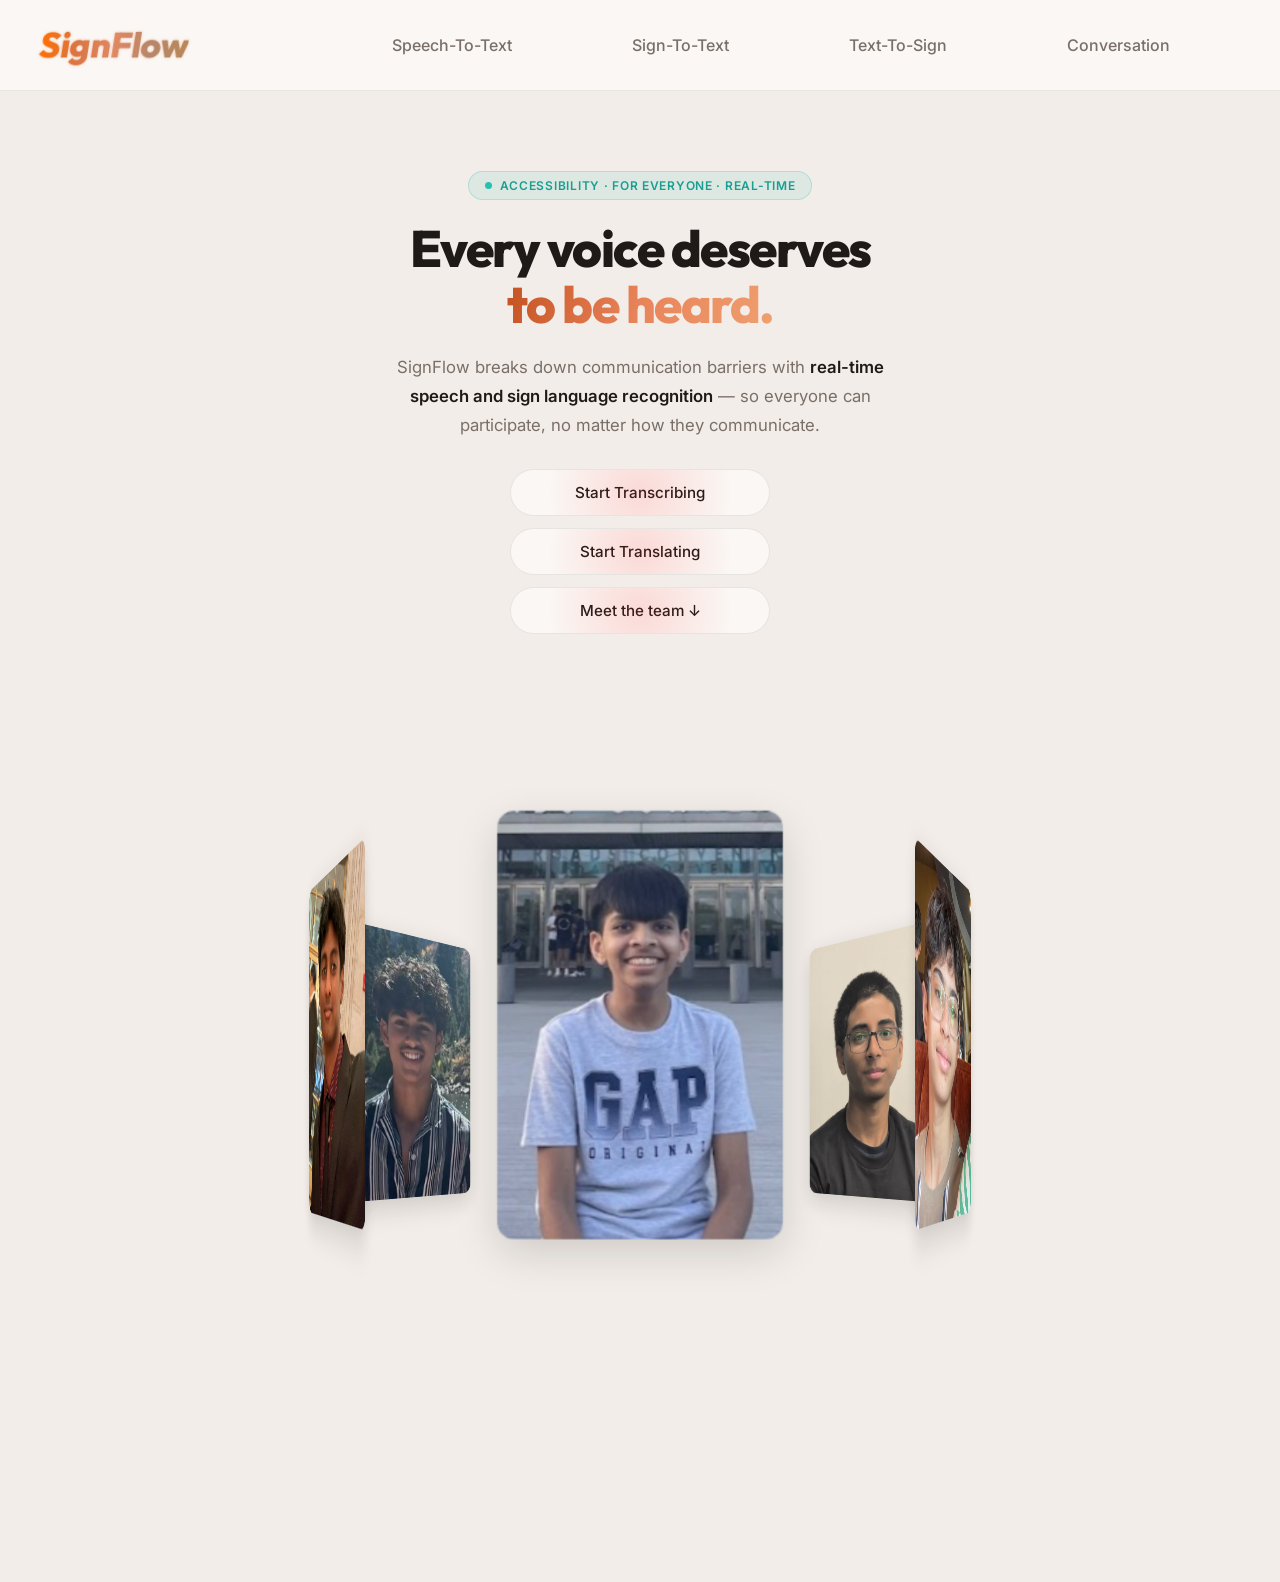
<file: HTML/index.html>
<!DOCTYPE html>
<html lang="en">
<head>
    <link href="https://fonts.googleapis.com/css2?family=Outfit:wght@400;600;700;800&family=Inter:wght@400;500;600&family=JetBrains+Mono:wght@400;500&display=swap" rel="stylesheet">
    <meta charset="UTF-8">
    <meta name="viewport" content="width=device-width, initial-scale=1.0">
    <title>SignFlow</title>
    <link rel="stylesheet" href="/CSS/styles-home.css">
    <script src="/JS/index.js" defer></script>
</head>
<body>
    <header>
        <h1>
            <a href="/HTML/index.html" style="text-decoration: none;">SignFlow</a>
        </h1>
        <div class="navbar_toggle" id="mobile-menu">
            <span class="bar"></span>
            <span class="bar"></span>
            <span class="bar"></span>
        </div>
        <ul class="navbar_menu">
            <li class="navbar_item">
                <a href="/HTML/SpeechToText.html" style="text-decoration: none;" class="navbar_links">Speech-To-Text</a>
            </li>
            <li class="navbar_item">
                <a href="/HTML/SignToText.html" style="text-decoration: none;" class="navbar_links">Sign-To-Text</a>
            </li>
            <li class="navbar_item">
                <a href="/HTML/TextToSign.html" style="text-decoration: none;" class="navbar_links">Text-To-Sign</a>
            </li>
            <li class="navbar_item">
                <a href="/HTML/Conversation.html" style="text-decoration: none;" class="navbar_links">Conversation</a>
            </li>
        </ul>
    </header>

    <section class="section">
        <div class="badge">
            <span class="badge-dot"></span>
            Accessibility · For Everyone · Real-time
        </div>
        <h2 class="h2">
            Every voice deserves<br>
            <span class="gradient">to be heard.</span>
        </h2>
        <p class="sub">
            SignFlow breaks down communication barriers with 
            <strong>real-time speech and sign language recognition</strong> 
            — so everyone can participate, no matter how they communicate.
        </p>
        <div class="btns">
            <a href="/HTML/SpeechToText.html" class="button-neon">Start Transcribing</a>
            <a href="/HTML/SignToText.html" class="button-neon">Start Translating</a>
            <a href="#team" class="button-neon">Meet the team ↓</a>
        </div>
    </section>
    <div id="team"></div>

    <div class="banner">
        <div class="slider" style="--quantity: 6">
          <div class="item" style="--position: 1" data-title="Aadhav Meganathan" data-desc="Hey, I'm Aadhav Meganathan, and I am a sophomore in high school. I enjoy building clean, scalable computer science solutions as a student developer, from websites and games to efficient, well-structured systems. Studying computer science and solving real world challenges are two things that interest me. I'm always looking for new ways to improve my skills and turn ideas into workable, practical solutions."><img src="/images/Aadhav.jpg" alt=""></div>
          <div class="item" style="--position: 2" data-title="Aryan Vaidya" data-desc="My name is Aryan Vaidya, and I am a current 10th grade student at Rock Ridge High School and the Academies of Loudoun. Over the past couple years, I have developed a strong passion for robotics, 3D CAD modeling, and autonomous systems, and I enjoy designing and developing innovative solutions to real-world problems. Outside of academics, I like to have fun by playing volleyball, going for a swim, playing basketball with my friends, and playing the clarinet."><img src="/images/Aryan.jpeg" alt=""></div>
          <div class="item" style="--position: 3" data-title="Revanth Kathuroju" data-desc="Hey, I'm Revanth Kathuroju! I'm a dedicated and passionate coder who is all about AI and Machine Learning. Just something about the intricate details of model structures excites me, and that drive pushes me to create projects of the future."><img src="/images/Revanth.jpeg" alt=""></div>
          <div class="item" style="--position: 4" data-title="Rohan Vaidya" data-desc="Hi! My name is Rohan Vaidya, a sophomore in high school, and I was one of the coders for the development of this software/web app as well as a brainstormer for our idea. My main contributions included debugging, being able to access device webcam & mic feeds, and brainstorming with my peers on this idea. This includes color schemes, layout of the site, etc."><img src="/images/Rohan.jpg" alt=""></div>
          <div class="item" style="--position: 5" data-title="Shashank Kesineni" data-desc="Hi, I'm Shashank Kesineni, and I am a sophomore in high school. I'm a student developer with a strong interest in using modern technologies to produce innovative, useful applications. To solve significant problems and improve user experiences, I like to leverage software development and artificial intelligence (AI) skills. Through projects like these, I hope to keep honing my skills and providing important solutions."><img src="/images/Shashank.jpg" alt=""></div>
          <div class="item" style="--position: 6" data-title="Vivaan Davuluri" data-desc="My name is Vivaan Davuluri, a sophomore at Rock Ridge High School in Ashburn, Virginia, with a focused interest in machine learning, game development in Unity and Unreal Engine 5, and 3D animation in Blender. Outside of these pursuits, I am employed at Bricks and Minifigs, operate an independent LEGO resale business on Whatnot and eBay, and compete in the AAU basketball league."><img src="/images/Vivaan.jpeg" alt=""></div>
        </div>
        <button class="resume-btn" id="resume-btn">▶ Resume</button>
        <div class="card-info" id="card-info">
            <h2 class="card-title" id="card-title"></h2>
            <p class="card-desc" id="card-desc"></p>
        </div>
    </div>
</body>
</html>
</file>
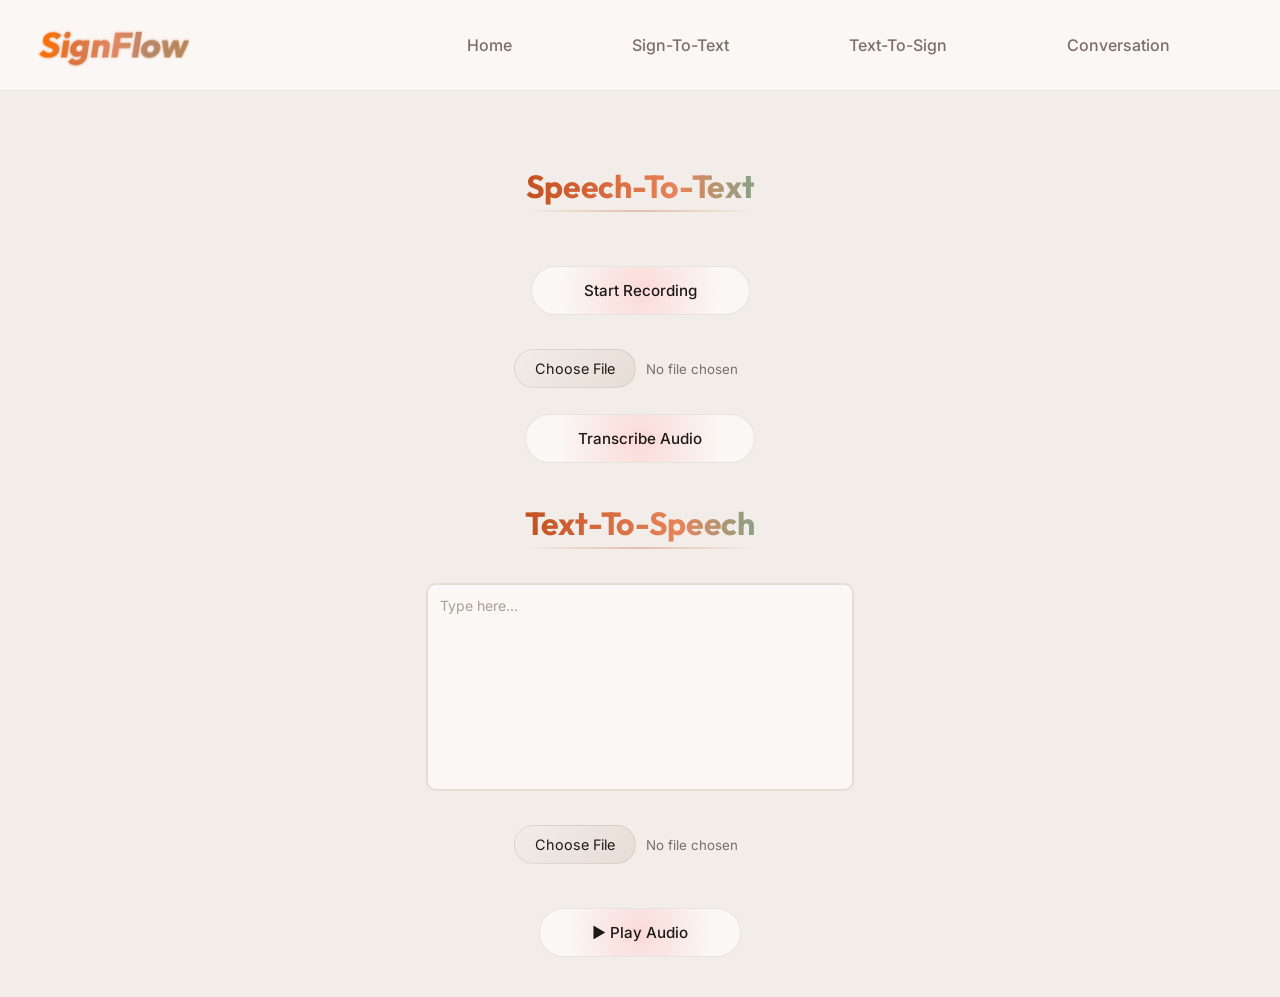
<file: HTML/SpeechToText.html>
<!DOCTYPE html>
<html lang="en">
<head>
    <link href="https://fonts.googleapis.com/css2?family=Outfit:wght@400;600;700;800&family=Inter:wght@400;500;600&family=JetBrains+Mono:wght@400;500&display=swap" rel="stylesheet">
    <meta charset="UTF-8">
    <meta name="viewport" content="width=device-width, initial-scale=1.0">
    <title>SignFlow</title>
    <link rel="stylesheet" href="/CSS/styles-speech.css">
    <script src="https://js.puter.com/v2/"></script>
    <script src="/JS/speech.js" defer></script>
</head>
<body>
    <header>
        <h1>
            <a href="/HTML/index.html" style="text-decoration: none;">SignFlow</a>
        </h1>
        <div class="navbar_toggle" id="mobile-menu">
            <span class="bar"></span>
            <span class="bar"></span>
            <span class="bar"></span>
        </div>
        <ul class="navbar_menu">
            <li class="navbar_item">
                <a href="/HTML/index.html" style="text-decoration: none;" class="navbar_links">Home</a>
            </li>
            <li class="navbar_item">
                <a href="/HTML/SignToText.html" style="text-decoration: none;" class="navbar_links">Sign-To-Text</a>
            </li>
            <li class="navbar_item">
                <a href="/HTML/TextToSign.html" style="text-decoration: none;" class="navbar_links">Text-To-Sign</a>
            </li>
            <li class="navbar_item">
                <a href="/HTML/Conversation.html" style="text-decoration: none;" class="navbar_links">Conversation</a>
            </li>
        </ul>
    </header>

    <div class="center-wrapper">
        <h2>Speech-To-Text</h2>
        <div class="controls">
            <button class="button-neon" id="startBtn"><span>Start Recording</span></button>
            <button class="button-neon" id="stopBtn" style="display:none;"><span>Stop Recording</span></button>
        </div>
        <input type="file" id="audio-upload" accept="audio/*">
        <ul id="recordingsList"></ul>
        <button class="button-neon" id="transcribe-btn" style="margin-top: -50px;"><span>Transcribe Audio</span></button>
        <div id="transcript-output"></div>

        <h2>Text-To-Speech</h2>
        <textarea id="tts-input" placeholder="Type here..."></textarea>
        <input type="file" id="text-upload" accept="text/plain, .txt">
        <button class="button-neon" id="audio-btn"><span>▶ Play Audio</span></button>
    </div>

    <script>
        let rec, blob, chunks = [];

        document.getElementById('startBtn').addEventListener('click', async () => {
            try {
                const stream = await navigator.mediaDevices.getUserMedia({
                    audio: true
                });
                rec = new MediaRecorder(stream);
                chunks = [];
                rec.ondataavailable = e => chunks.push(e.data);
                rec.onstop = () => {
                    blob = new Blob(chunks, { type: 'audio/webm' });
                };
                rec.start();
                document.getElementById('startBtn').style.display = 'none';
                document.getElementById('stopBtn').style.display = 'inline-flex';
            }
            catch (err) {
                alert('Microphone access denied: ' + err.message);
            }
        });

        document.getElementById('stopBtn').addEventListener('click', () => {
            rec.stop();
            document.getElementById('startBtn').style.display = 'inline-flex';
            document.getElementById('stopBtn').style.display = 'none';
        });

        document.getElementById('transcribe-btn').addEventListener('click', async () => {
            if (!(await puter.auth.isSignedIn())){
                await puter.auth.signIn();
            }

            const fileInput = document.getElementById('audio-upload');
            const outputDiv = document.getElementById('transcript-output');

            let audioSource = fileInput.files[0] ? fileInput.files[0] : blob;

            if (!audioSource) {
                outputDiv.classList.remove('loading', 'error');
                outputDiv.textContent = 'Please record audio or select an audio file first.';
                return;
            }

            outputDiv.classList.remove('error');
            outputDiv.classList.add('loading');
            outputDiv.textContent = 'Transcribing...';

            try {
                const result = await puter.ai.speech2txt(audioSource);
                outputDiv.classList.remove('loading');
                const text = typeof result?.text === 'string' ? result.text : typeof result === 'string' ? result : '';
                outputDiv.textContent = text.trim() !== '' ? text : 'No speech detected.';
            } catch (error) {
                outputDiv.classList.remove('loading');
                outputDiv.classList.add('error');
                outputDiv.textContent = 'Error: ' + error.message;
            }
        });

        const audioBtn = document.getElementById('audio-btn');
        const textUpload = document.getElementById('text-upload');
        let currentAudio = null;

        textUpload.addEventListener('change', async () => {
            if (textUpload.files[0]) {
                const text = await textUpload.files[0].text();
                document.getElementById('tts-input').value = text;
                textUpload.value = '';
            }
        });

        audioBtn.addEventListener('click', async () => {
            if (!(await puter.auth.isSignedIn())){
                await puter.auth.signIn();
            }
            
            let text = document.getElementById('tts-input').value.trim();

            if (!text) {
                const span = audioBtn.querySelector('span');
                span.textContent = 'Type your message!';
                setTimeout(() => { span.textContent = '▶ Play Audio'; }, 1200);
                return;
            }

            if (audioBtn.disabled) return;

            const span = audioBtn.querySelector('span');
            audioBtn.disabled = true;
            span.textContent = 'Speaking...';

            if (currentAudio) {
                currentAudio.pause();
                currentAudio = null;
            }

            try {
                const audio = await puter.ai.txt2speech(text, {
                    voice: 'Joanna',
                    engine: 'generative',
                    language: 'en-US'
                });
                currentAudio = audio;
                audio.play();
                audio.onended = () => {
                    currentAudio = null;
                    audioBtn.disabled = false;
                    span.textContent = '▶ Play Audio';
                };
            } catch (err) {
                audioBtn.disabled = false;
                span.textContent = '▶ Play Audio';
                alert('TTS error: ' + err.message);
            }
        });
    </script>
</body>
</html>
</file>
<file: CSS/styles-home.css>
@import url('https://fonts.googleapis.com/css2?family=Outfit:wght@400;600;700;800&family=Inter:wght@400;500;600&family=JetBrains+Mono:wght@400;500&display=swap');

html {
  scroll-behavior: smooth;
}

::selection {
  background: #E8845A;
  color: #FAF7F4;
}

h1 {
  margin: 0;
  padding: 0;
  margin-left: 40px;
  font-size: 2.2rem;
  font-weight: 800;
  font-style: normal;
  font-family: 'Outfit', sans-serif;
  letter-spacing: -0.5px;
  z-index: 999;

  background: linear-gradient(90deg, #ff6f00, #db7542, #e08862, #b6876a, #b88858);
  filter: drop-shadow(0 0 1.5px rgba(232, 132, 90, 0.4));
  background-clip: text;
  -webkit-background-clip: text;
  -webkit-text-fill-color: transparent;
  color: transparent;

  opacity: 0;
  transform: translateX(200px);
  animation: springIn 0.9s ease forwards;
  display: inline-block;
}

@keyframes springIn {
  0%   { opacity: 0; transform: translateX(200px) skewX(-15deg); }
  70%  { opacity: 1; transform: translateX(-20px) skewX(5deg); }
  100% { opacity: 1; transform: translateX(0) skewX(-9deg); }
}

body {
  background: #F2EDE8;
  overflow-x: hidden;
  margin: 0;
  padding: 0;
  animation: fadeIn 0.5s ease forwards;
  font-family: 'Inter', sans-serif;
}

@keyframes fadeIn {
  from { opacity: 0; }
  to   { opacity: 1; }
}

header {
  overflow: hidden;
  background: #FAF7F4;
  height: 90px;
  display: flex;
  align-items: center;
  justify-content: space-between;
  padding: 0 50px 0 0;
  border-bottom: 1px solid rgba(0,0,0,0.07);
}

.navbar_menu {
  display: flex;
  align-items: center;
  list-style: none;
  text-align: center;
  margin: 0;
  padding: 0;
}

.navbar_item {
  height: 80px;
}

.navbar_links {
  color: #7A6F68;
  display: flex;
  align-items: center;
  justify-content: center;
  padding: 0 60px;
  height: 100%;
  font-size: 1rem;
  font-family: 'Inter', sans-serif;
  font-weight: 500;
  position: relative;
}

.navbar_links::after {
  content: '';
  position: absolute;
  bottom: 20px;
  left: 11.5%;
  right: 10%;
  transform: scaleX(0);
  transform-origin: center;

  height: 2px;
  background: #E8845A;
  transition: transform 0.3s ease;
}

.navbar_links:hover::after {
  transform: scaleX(1);
}

.navbar_links:hover {
  color: #C45020;
  transition: all 0.3s ease;
}

.bar {
  display: block;
  width: 25px;
  height: 3px;
  margin: 5px auto;
  background: #7A6F68;
  transition: all 0.3s ease;
}

.navbar_toggle {
  display: none;
  cursor: pointer;
}

.section {
  max-width: 680px;
  margin: 0 auto;
  padding: 5rem 2rem 3rem;
  text-align: center;
  display: flex;
  flex-direction: column;
  align-items: center;
  gap: 1.25rem;
}

.badge {
  display: inline-flex;
  align-items: center;
  gap: 8px;
  background: rgba(42, 191, 176, 0.1);
  border: 1px solid rgba(42, 191, 176, 0.25);
  border-radius: 20px;
  padding: 6px 16px;
  font-size: 12px;
  color: #1A9E91;
  font-weight: 600;
  letter-spacing: 0.06em;
  text-transform: uppercase;
  font-family: 'Inter', sans-serif;
}

.badge-dot {
  width: 7px;
  height: 7px;
  border-radius: 50%;
  background: #2ABFB0;
  flex-shrink: 0;
}

.h2 {
  font-family: 'Outfit', sans-serif;
  font-weight: 800;
  font-size: 3.2rem;
  line-height: 1.1;
  letter-spacing: -1.5px;
  color: #1E1A17;
  margin: 0;
  background: none;
  -webkit-text-fill-color: #1E1A17;
  opacity: 1;
  transform: none;
  animation: none;
}

.h2::after {
  display: none;
}

.gradient {
  background: linear-gradient(110deg, #C45020, #E8845A, #F0A070);
  -webkit-background-clip: text;
  -webkit-text-fill-color: transparent;
  background-clip: text;
}

.sub {
  font-family: 'Inter', sans-serif;
  font-size: 1.05rem;
  color: #7A6F68;
  line-height: 1.75;
  margin: 0;
  max-width: 520px;
}

.sub strong {
  color: #1E1A17;
  font-weight: 600;
}

.btns {
  display: flex;
  flex-direction: column;
  align-items: center;
  gap: 12px;
  width: 100%;
  margin-top: 0.5rem;
}

.btns .button-neon {
  all: unset;
  width: 260px;
  padding: 13px 28px;
  background: #FAF7F4;
  color: #1E1A17;
  border-radius: 100px;
  position: relative;
  cursor: pointer;
  font-family: 'Inter', sans-serif;
  font-size: 0.95rem;
  font-weight: 500;
  display: flex;
  justify-content: center;
  align-items: center;
  z-index: 1;
  overflow: hidden;
  transition: transform 0.2s ease, box-shadow 0.2s ease;
  border: 1px solid rgba(0,0,0,0.08);
  text-decoration: none;
  box-sizing: border-box;
}

.btns .button-neon > span { z-index: 2; }

@property --hue {
  syntax: "<number>";
  initial-value: 0;
  inherits: false;
}

.btns .button-neon::before {
  content: '';
  position: absolute;
  inset: 0;
  border-radius: inherit;
  z-index: 0;
  animation: pulseGlow var(--pulse-speed, 2.5s) ease-in-out infinite;
  background: radial-gradient(
    circle at 50% 50%,
    hsl(var(--hue) 100% 60% / 0.15),
    transparent 70%
  );
}

.btns .button-neon::after {
  content: '';
  position: absolute;
  top: 0;
  left: -120%;
  width: 60%;
  height: 100%;
  background: linear-gradient(
    120deg,
    transparent,
    hsl(var(--hue) 100% 80% / 0.3),
    transparent
  );
  transform: skewX(-25deg);
  z-index: 1;
}

.btns .button-neon:hover::after { animation: slideShine 0.8s forwards; }

.btns .button-neon:hover {
  transform: scale(1.04);
  box-shadow: 0 0 25px hsl(var(--hue) 100% 60% / 0.35);
}

.banner {
  width: 100%;
  height: 100vh;
  text-align: center;
  position: relative;
  z-index: 1100;
  perspective: 1000px;
}

.banner .slider {
  position: absolute;
  width: 200px;
  height: 250px;
  top: 25%;
  left: 50%;
  margin-left: -100px;
  transform-style: preserve-3d;
  animation: autoRun 20s linear infinite;
  will-change: transform;
  cursor: pointer;
}

.banner .slider.snapping {
  transition: transform 0.8s cubic-bezier(0.23, 1, 0.32, 1);
}

@keyframes autoRun {
  from { transform: rotateX(9deg) rotateY(0deg); }
  to   { transform: rotateX(9deg) rotateY(360deg); }
}

.banner .slider .item {
  position: absolute;
  width: 200px;
  height: 250px;
  top: 0;
  left: 0;
  transform-origin: center;
  transform:
    rotateY(calc((var(--position) - 1) * 60deg))
    translateZ(300px);
}

.banner .slider .item img {
  width: 100%;
  height: 120%;
  object-fit: cover;
  border-radius: 12px;
  box-shadow: 0 10px 30px rgba(0, 0, 0, 0.15);
}

.resume-btn {
  position: absolute;
  bottom: 20.5%;
  left: 50%;
  transform: translateX(-50%);
  background: transparent;
  border: 1px solid #E8845A;
  color: #C45020;
  padding: 10px 24px;
  font-size: 1rem;
  font-family: 'Inter', sans-serif;
  cursor: pointer;
  border-radius: 4px;
  opacity: 0;
  transition: opacity 0.3s ease;
  z-index: 10;
  white-space: nowrap;
}

.resume-btn.visible { opacity: 1; }
.resume-btn:hover {
  background: #E8845A;
  color: #FAF7F4;
  transition: all 0.3s ease;
}

.card-info {
  max-height: 150px;
  position: absolute;
  top: 82%;
  left: 50%;
  transform: translateX(-50%);
  text-align: center;
  opacity: 0;
  transition: opacity 0.4s ease;
  z-index: 10;
  width: 580px;
  max-width: 90vw;
  padding-bottom: 80px;
}

.card-info.visible { opacity: 1; }

.card-title {
  color: #C45020;
  font-size: 1.2rem;
  margin: 0 0 6px;
  font-family: 'Outfit', sans-serif;
  font-weight: 700;
  background: none;
  -webkit-text-fill-color: #C45020;
  opacity: 1;
  transform: none;
  animation: none;
}

.card-title::after { display: none; }

.card-desc {
  color: #7A6F68;
  font-size: 0.9rem;
  margin: 0;
  font-family: 'Inter', sans-serif;
  font-weight: 400;
  line-height: 1.5;
}

h2 {
  font-family: 'Outfit', sans-serif;
  font-size: 2rem;
  font-weight: 700;
  letter-spacing: -0.3px;
  margin: 20px 0;
  position: relative;
  display: inline-block;

  background: linear-gradient(90deg, #C45020, #E8845A, #2ABFB0, #1A9E91);
  background-size: 200% 100%;
  background-clip: text;
  -webkit-background-clip: text;
  -webkit-text-fill-color: transparent;

  opacity: 0;
  transform: translateY(8px);
  animation: fadeIn 0.6s ease forwards, gradientShift 6s ease-in-out infinite;
}

h2::after {
  content: '';
  position: absolute;
  left: 0;
  bottom: -6px;
  width: 100%;
  height: 2px;
  background: linear-gradient(90deg, transparent, rgba(196,80,32,0.3), transparent);
  border-radius: 2px;
  filter: blur(0.5px);
}

@keyframes gradientShift {
  0%   { background-position: 0% 50%; }
  50%  { background-position: 100% 50%; }
  100% { background-position: 0% 50%; }
}

@keyframes fadeIn {
  to { opacity: 1; transform: translateY(0); }
}

@keyframes pulseGlow {
  0%   { transform: scale(0.95); opacity: 0.4; filter: blur(5px); }
  50%  { transform: scale(1.1);  opacity: 0.9; filter: blur(9px); }
  100% { transform: scale(0.95); opacity: 0.4; filter: blur(5px); }
}

@keyframes slideShine {
  from { left: -120%; }
  to   { left: 130%; }
}

@media (max-width: 768px) {
  .navbar_toggle { display: block; }

  .navbar_menu {
    display: grid;
    grid-template-columns: auto;
    margin: 0;
    width: 100%;
    position: absolute;
    top: -1000px;
    opacity: 0;
    transition: all 0.5s ease;
    height: 75vh;
    z-index: -1;
  }

  .navbar_menu.active {
    background: #F2EDE8;
    top: 90px;
    opacity: 1;
    transition: all 0.5s ease;
    z-index: 1200;
    height: 45.65vh;
    font-size: 1.2rem;
  }

  .navbar_item {
    height: auto;
    width: 100%;
    text-align: center;
    padding: 10px 0;
  }

  .navbar_toggle .bar {
    width: 25px;
    height: 3px;
    margin: 5px auto;
    transition: all 0.3s ease-in-out;
    background: #1E1A17;
  }

  .navbar_toggle.active .bar:nth-child(1) { transform: translateY(8px) rotate(45deg); }
  .navbar_toggle.active .bar:nth-child(2) { opacity: 0; }
  .navbar_toggle.active .bar:nth-child(3) { transform: translateY(-8px) rotate(-45deg); }

  .navbar_links {
    text-align: center;
    padding: 2rem;
    width: 75%;
    left: 5%;
    display: table;
  }

  #mobile-menu {
    position: absolute;
    top: 2%;
    right: 5%;
    transform: translate(5%, 20%);
  }

  .navbar_links::after {
    left: 12px;
  }

  .navbar_links:hover::after { width: 90%; }

  .section {
    padding: 3rem 1.5rem 2rem;
  }

  .h2 {
    font-size: 2.2rem;
    letter-spacing: -0.8px;
  }

  .btns .button-neon {
    width: 100%;
    max-width: 320px;
  }

  .banner .slider .item {
    position: absolute;
    width: 200px;
    height: 250px;
    top: 0;
    left: 0;
    transform-origin: center;
    transform:
      rotateY(calc((var(--position) - 1) * 60deg))
      translateZ(220px);
  }
}
</file>
<file: CSS/styles-speech.css>
@import url('https://fonts.googleapis.com/css2?family=Outfit:wght@400;600;700;800&family=Inter:wght@400;500;600&family=JetBrains+Mono:wght@400;500&display=swap');

html {
  scroll-behavior: smooth;
}

::selection {
  background: #E8845A;
  color: #FAF7F4;
}

h1 {
  margin: 0;
  padding: 0;
  margin-left: 40px;
  font-size: 2.2rem;
  font-weight: 800;
  font-style: normal;
  font-family: 'Outfit', sans-serif;
  letter-spacing: -0.5px;
  z-index: 999;

  background: linear-gradient(90deg, #ff6f00, #db7542, #e08862, #b6876a, #b88858);
  filter: drop-shadow(0 0 1.5px rgba(232, 132, 90, 0.4));
  background-clip: text;
  -webkit-background-clip: text;
  -webkit-text-fill-color: transparent;
  color: transparent;

  opacity: 0;
  transform: translateX(200px);
  animation: springIn 0.9s ease forwards;
  display: inline-block;
}

@keyframes springIn {
  0%   { opacity: 0; transform: translateX(200px) skewX(-15deg); }
  70%  { opacity: 1; transform: translateX(-20px) skewX(5deg); }
  100% { opacity: 1; transform: translateX(0) skewX(-9deg); }
}

body {
  background: #F2EDE8;
  overflow-x: hidden;
  margin: 0;
  padding: 0;
  animation: fadeIn 0.5s ease forwards;
  min-height: 100vh;
  font-family: 'Inter', sans-serif;
}

@keyframes fadeIn {
  from { opacity: 0; }
  to   { opacity: 1; }
}

header {
  overflow: hidden;
  background: #FAF7F4;
  height: 90px;
  display: flex;
  align-items: center;
  justify-content: space-between;
  padding: 0 50px 0 0;
  border-bottom: 1px solid rgba(0,0,0,0.07);
}

.navbar_menu {
  display: flex;
  align-items: center;
  list-style: none;
  text-align: center;
  margin: 0;
  padding: 0;
}

.navbar_item {
  height: 80px;
}

.navbar_links {
  color: #7A6F68;
  display: flex;
  align-items: center;
  justify-content: center;
  padding: 0 60px;
  height: 100%;
  font-size: 1rem;
  font-family: 'Inter', sans-serif;
  font-weight: 500;
  position: relative;
}

.navbar_links::after {
  content: '';
  position: absolute;
  bottom: 20px;
  left: 11.5%;
  right: 10%;
  transform: scaleX(0);
  transform-origin: center;

  height: 2px;
  background: #E8845A;
  transition: transform 0.3s ease;
}

.navbar_links:hover::after {
  transform: scaleX(1);
}

.navbar_links:hover {
  color: #C45020;
  transition: all 0.3s ease;
}

.bar {
  display: block;
  width: 25px;
  height: 3px;
  margin: 5px auto;
  background: #7A6F68;
  transition: all 0.3s ease;
}

.navbar_toggle {
  display: none;
  cursor: pointer;
}

:root { --primary: 250 66% 61%; }

.center-wrapper {
  display: flex;
  flex-direction: column;
  align-items: center;
  justify-content: center;
  gap: 20px;
  margin-top: 15px;
  padding: 40px;
  border-radius: 20px;
  overflow: visible;
}

textarea {
  width: 400px;
  height: 180px;
  padding: 12px;
  border-radius: 10px;
  font-size: 14px;
  font-family: 'Inter', sans-serif;
  resize: none;
  outline: none;
  border: 2px solid #E6DDD5;
  background: #FAF7F4;
  color: #1E1A17;
}

textarea:focus {
  border-color: #2ABFB0;
  box-shadow: 0 0 10px rgba(42, 191, 176, 0.25);
}

textarea::placeholder { color: #A89F96; }

h2 {
  font-family: 'Outfit', sans-serif;
  font-size: 2rem;
  font-weight: 700;
  letter-spacing: -0.3px;
  margin: 20px 0;
  position: relative;
  display: inline-block;

  background: linear-gradient(90deg, #C45020, #E8845A, #2ABFB0, #1A9E91);
  background-size: 200% 100%;
  background-clip: text;
  -webkit-background-clip: text;
  -webkit-text-fill-color: transparent;

  opacity: 0;
  transform: translateY(8px);
  animation: fadeIn 0.6s ease forwards, gradientShift 6s ease-in-out infinite;
}

h2::after {
  content: '';
  position: absolute;
  left: 0;
  bottom: -6px;
  width: 100%;
  height: 2px;
  background: linear-gradient(90deg, transparent, rgba(196,80,32,0.3), transparent);
  border-radius: 2px;
  filter: blur(0.5px);
}

@keyframes gradientShift {
  0%   { background-position: 0% 50%; }
  50%  { background-position: 100% 50%; }
  100% { background-position: 0% 50%; }
}

@keyframes fadeIn {
  to { opacity: 1; transform: translateY(0); }
}

.button-neon {
  all: unset;
  margin-top: 20px;
  padding: 14px 52px;
  background: #FAF7F4;
  color: #1E1A17;
  border-radius: 100px;
  position: relative;
  cursor: pointer;
  font-family: 'Inter', sans-serif;
  font-size: 0.95rem;
  font-weight: 500;
  display: flex;
  justify-content: center;
  align-items: center;
  z-index: 1;
  overflow: hidden;
  transition: transform 0.2s ease, box-shadow 0.2s ease;
  border: 1px solid rgba(0,0,0,0.08);
}

.button-neon > span {
  z-index: 2;
}

@property --hue {
  syntax: "<number>";
  initial-value: 0;
  inherits: false;
}

.button-neon::before {
  content: '';
  position: absolute;
  inset: 0;
  border-radius: inherit;
  z-index: 0;
  animation: pulseGlow var(--pulse-speed, 2.5s) ease-in-out infinite;
  background: radial-gradient(circle at 50% 50%, hsl(var(--hue) 100% 60% / 0.15), transparent 70%);
}

.button-neon::after {
  content: '';
  position: absolute;
  top: 0;
  left: -120%;
  width: 60%;
  height: 100%;
  background: linear-gradient(120deg, transparent, hsl(var(--hue) 100% 80% / 0.3), transparent);
  transform: skewX(-25deg);
  z-index: 1;
}

.button-neon:hover::after { animation: slideShine 0.8s forwards; }
.button-neon:hover {
  transform: scale(1.05);
  box-shadow: 0 0 25px hsl(var(--hue) 100% 60% / 0.4);
}

.button-neon:disabled {
  opacity: 0.4;
  cursor: not-allowed;
  transform: scale(0.96);
  filter: grayscale(60%);
}

@keyframes pulseGlow {
  0%   { transform: scale(0.95); opacity: 0.4; filter: blur(8px); }
  50%  { transform: scale(1.1);  opacity: 0.9; filter: blur(14px); }
  100% { transform: scale(0.95); opacity: 0.4; filter: blur(8px); }
}

@keyframes slideShine {
  from { left: -120%; }
  to   { left: 130%; }
}

@property --angle {
  syntax: "<angle>";
  initial-value: 0deg;
  inherits: false;
}

#audio-upload {
  font-family: 'Inter', sans-serif;
  color: #7A6F68;
  margin-top: 10px;
  padding-left: 20px;
  overflow: visible;
}

#audio-upload::file-selector-button {
  all: unset;
  transform-origin: center;
  padding: 10px 20px;
  margin-right: 16px;
  border-radius: 999px;
  background: linear-gradient(135deg, #F2EDE8, #E6DDD5);
  color: #1E1A17;
  cursor: pointer;
  font-size: 0.9rem;
  font-family: 'Inter', sans-serif;
  transition: all 0.25s ease;
  border: 1px solid rgba(0,0,0,0.08);
  position: relative;
  z-index: 2;
  margin: 4px 10px 4px 0px;
}

#audio-upload::file-selector-button:hover {
  background: linear-gradient(135deg, #E6DDD5, #D8CEC6);
  box-shadow: 0 0 12px rgba(196,80,32,0.12);
  transform: scale(1.05) translateY(-1px);
}

#audio-upload::file-selector-button:active {
  transform: scale(0.97);
}

#text-upload {
  font-family: 'Inter', sans-serif;
  color: #7A6F68;
  margin-top: 10px;
  padding-left: 20px;
  overflow: visible;
}

#text-upload::file-selector-button {
  all: unset;
  transform-origin: center;
  padding: 10px 20px;
  margin-right: 16px;
  border-radius: 999px;
  background: linear-gradient(135deg, #F2EDE8, #E6DDD5);
  color: #1E1A17;
  cursor: pointer;
  font-size: 0.9rem;
  font-family: 'Inter', sans-serif;
  transition: all 0.25s ease;
  border: 1px solid rgba(0,0,0,0.08);
  position: relative;
  z-index: 2;
  margin: 4px 10px 4px 0px;
}

#text-upload::file-selector-button:hover {
  background: linear-gradient(135deg, #E6DDD5, #D8CEC6);
  box-shadow: 0 0 12px rgba(196,80,32,0.12);
  transform: scale(1.05) translateY(-1px);
}

#text-upload::file-selector-button:active {
  transform: scale(0.97);
}

#transcript-output {
  margin-top: 20px;
  padding: 16px 20px;
  min-height: 50px;
  max-width: 500px;

  color: #1E1A17;
  font-family: 'JetBrains Mono', monospace;
  font-size: 0.9rem;
  line-height: 1.6;

  background: linear-gradient(135deg, #FAF7F4, #F2EDE8);
  border: 1px solid rgba(0,0,0,0.07);
  border-radius: 14px;

  box-shadow:
    0 6px 20px rgba(0,0,0,0.06),
    inset 0 1px 0 rgba(255,255,255,0.6);

  backdrop-filter: blur(6px);
  white-space: pre-wrap;
  word-break: break-word;

  opacity: 0;
  transform: translateY(10px);
  animation: outputFadeIn 0.4s ease forwards;
}

@keyframes outputFadeIn {
  to { opacity: 1; transform: translateY(0); }
}

#transcript-output.loading {
  color: #A89F96;
  font-style: italic;
}

#transcript-output.error {
  color: #C03030;
  border: 1px solid rgba(192, 48, 48, 0.3);
}

#transcript-output:empty {
  display: none;
}

@media (max-width: 768px) {
  .navbar_toggle { display: block; }

  .navbar_menu {
    display: grid;
    grid-template-columns: auto;
    margin: 0;
    width: 100%;
    position: absolute;
    top: -1000px;
    opacity: 0;
    transition: all 0.5s ease;
    height: 75vh;
    z-index: -1;
  }

  .navbar_menu.active {
    background: #F2EDE8;
    top: 11.5%;
    opacity: 1;
    transition: all 0.5s ease;
    z-index: 1200;
    height: 43.65vh;
    font-size: 1.2rem;
  }

  .navbar_item {
    height: auto;
    width: 100%;
    text-align: center;
    padding: 10px 0;
  }

  .navbar_toggle .bar { background: #1E1A17; }

  .navbar_toggle.active .bar:nth-child(1) { transform: translateY(8px) rotate(45deg); }
  .navbar_toggle.active .bar:nth-child(2) { opacity: 0; }
  .navbar_toggle.active .bar:nth-child(3) { transform: translateY(-8px) rotate(-45deg); }

  .navbar_links {
    text-align: center;
    padding: 2rem;
    width: 75%;
    left: 5%;
    display: table;
  }

  #mobile-menu {
    position: absolute;
    top: 2.5%;
    right: 5%;
    transform: translate(5%, 20%);
  }

  .navbar_links::after { left: 12px; }
  .navbar_links:hover::after { width: 90%; }

  textarea { width: 90%; }
}
</file>
